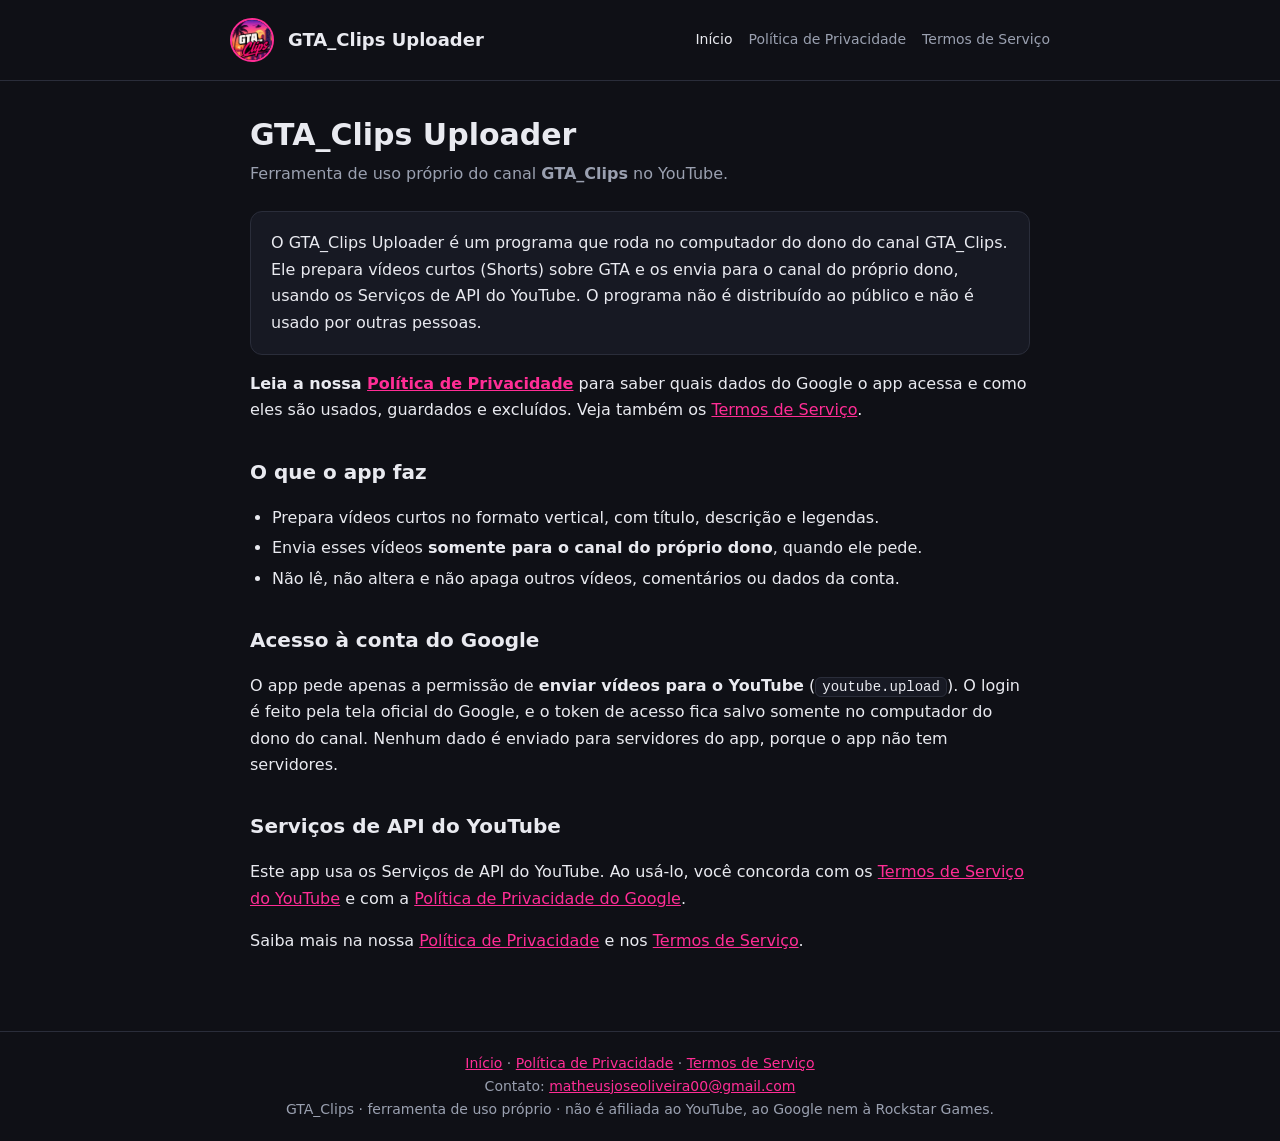
<file: index.html>
<!doctype html>
<html lang="pt-BR">
<head>
<meta charset="utf-8">
<meta name="viewport" content="width=device-width, initial-scale=1">
<title>GTA_Clips Uploader</title>
<meta name="description" content="Ferramenta de uso próprio do canal GTA_Clips para enviar Shorts ao YouTube.">
<link rel="icon" href="logo.png">
<link rel="stylesheet" href="estilo.css">
</head>
<body>
<header>
  <div class="barra">
    <img src="logo.png" alt="Logo do canal GTA_Clips">
    <span class="marca">GTA_Clips Uploader</span>
    <nav>
      <a href="index.html" class="atual">Início</a>
      <a href="privacidade.html">Política de Privacidade</a>
      <a href="termos.html">Termos de Serviço</a>
    </nav>
  </div>
</header>
<main>
  <h1>GTA_Clips Uploader</h1>
  <p class="sub">Ferramenta de uso próprio do canal <strong>GTA_Clips</strong> no YouTube.</p>

  <div class="cartao">
    <p style="margin:0">O GTA_Clips Uploader é um programa que roda no computador do dono do canal GTA_Clips.
    Ele prepara vídeos curtos (Shorts) sobre GTA e os envia para o canal do próprio dono,
    usando os Serviços de API do YouTube. O programa não é distribuído ao público e não é
    usado por outras pessoas.</p>
  </div>

  <p><strong>Leia a nossa <a href="privacidade.html">Política de Privacidade</a></strong> para saber quais
  dados do Google o app acessa e como eles são usados, guardados e excluídos. Veja também os
  <a href="termos.html">Termos de Serviço</a>.</p>

  <h2>O que o app faz</h2>
  <ul>
    <li>Prepara vídeos curtos no formato vertical, com título, descrição e legendas.</li>
    <li>Envia esses vídeos <strong>somente para o canal do próprio dono</strong>, quando ele pede.</li>
    <li>Não lê, não altera e não apaga outros vídeos, comentários ou dados da conta.</li>
  </ul>

  <h2>Acesso à conta do Google</h2>
  <p>O app pede apenas a permissão de <strong>enviar vídeos para o YouTube</strong>
  (<code>youtube.upload</code>). O login é feito pela tela oficial do Google, e o token de acesso fica
  salvo somente no computador do dono do canal. Nenhum dado é enviado para servidores do app,
  porque o app não tem servidores.</p>

  <h2>Serviços de API do YouTube</h2>
  <p>Este app usa os Serviços de API do YouTube. Ao usá-lo, você concorda com os
  <a href="https://www.youtube.com/t/terms" target="_blank" rel="noopener">Termos de Serviço do YouTube</a>
  e com a <a href="https://policies.google.com/privacy" target="_blank" rel="noopener">Política de Privacidade do Google</a>.</p>

  <p>Saiba mais na nossa <a href="privacidade.html">Política de Privacidade</a> e nos
  <a href="termos.html">Termos de Serviço</a>.</p>
</main>
<footer>
  <a href="index.html">Início</a> · <a href="privacidade.html">Política de Privacidade</a> · <a href="termos.html">Termos de Serviço</a><br>
  Contato: <a href="mailto:matheusjoseoliveira00@gmail.com">matheusjoseoliveira00@gmail.com</a><br>
  GTA_Clips · ferramenta de uso próprio · não é afiliada ao YouTube, ao Google nem à Rockstar Games.
</footer>
</body>
</html>
</file>
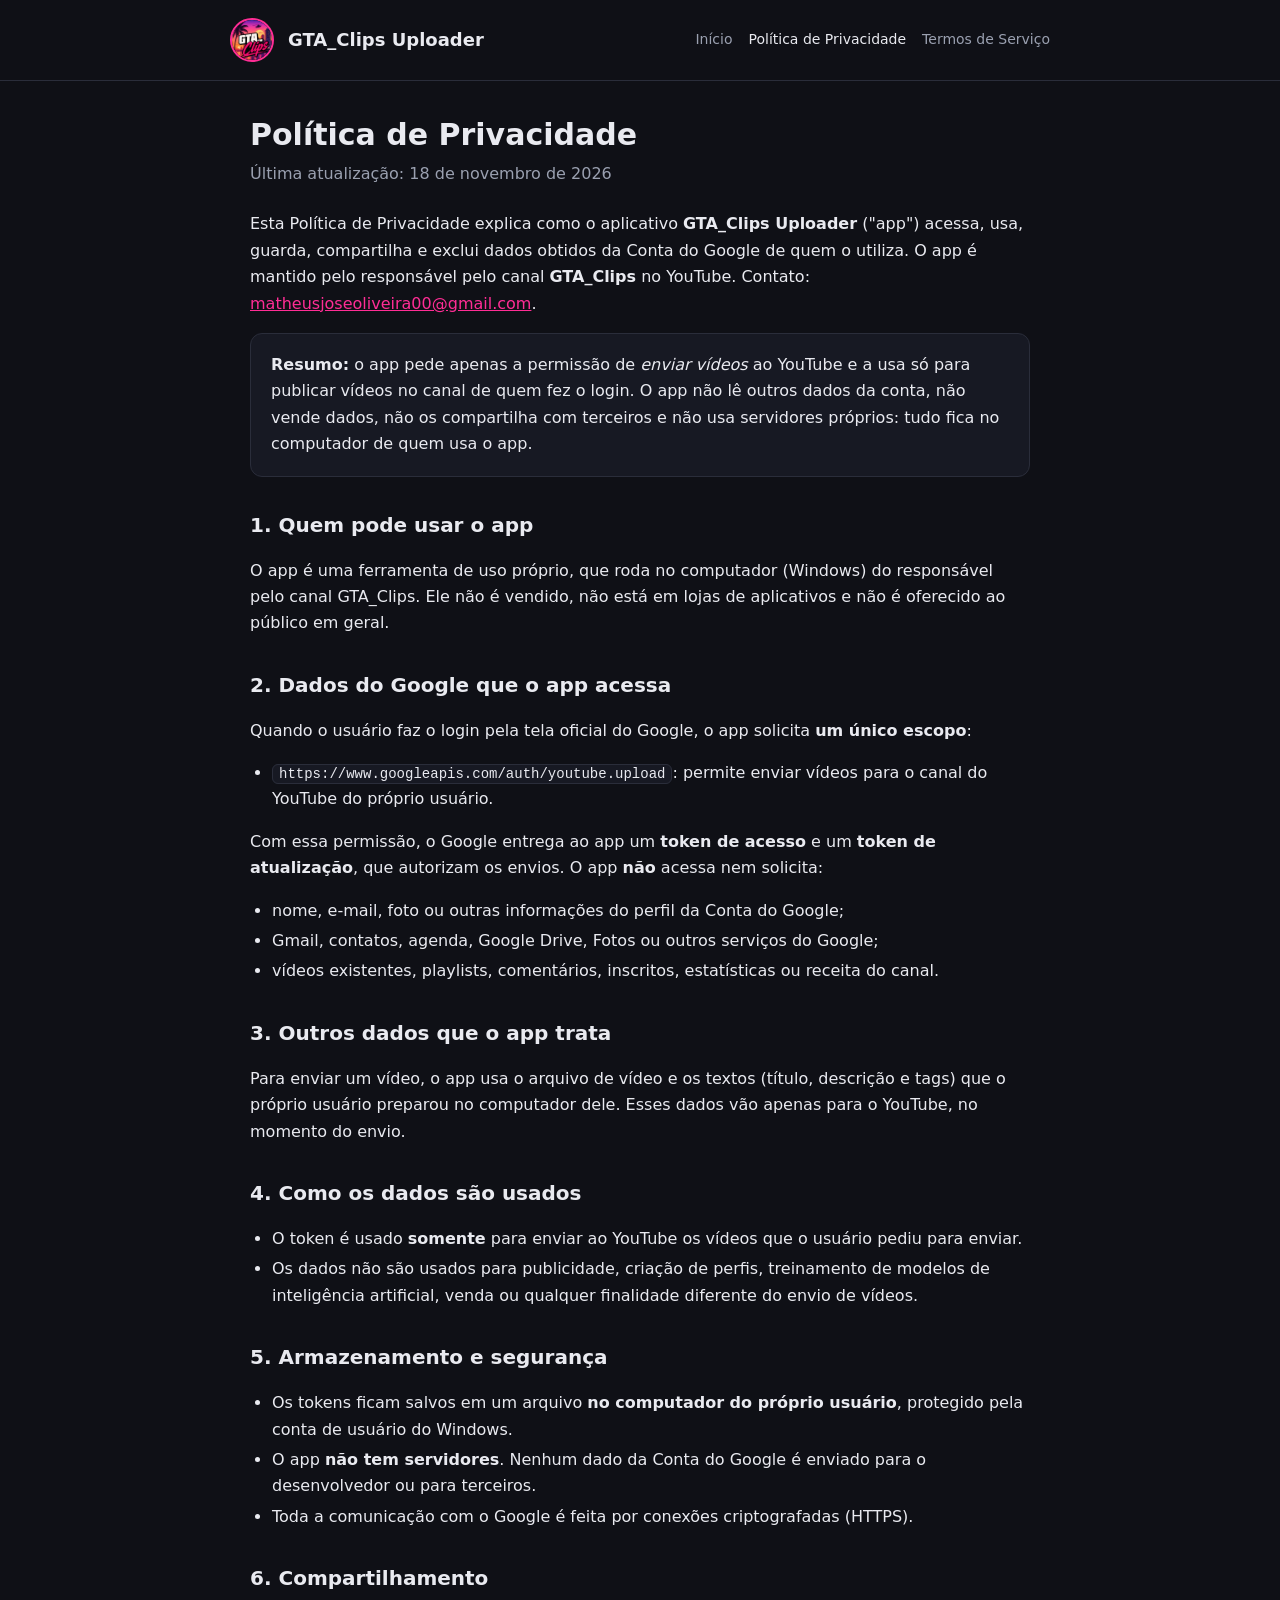
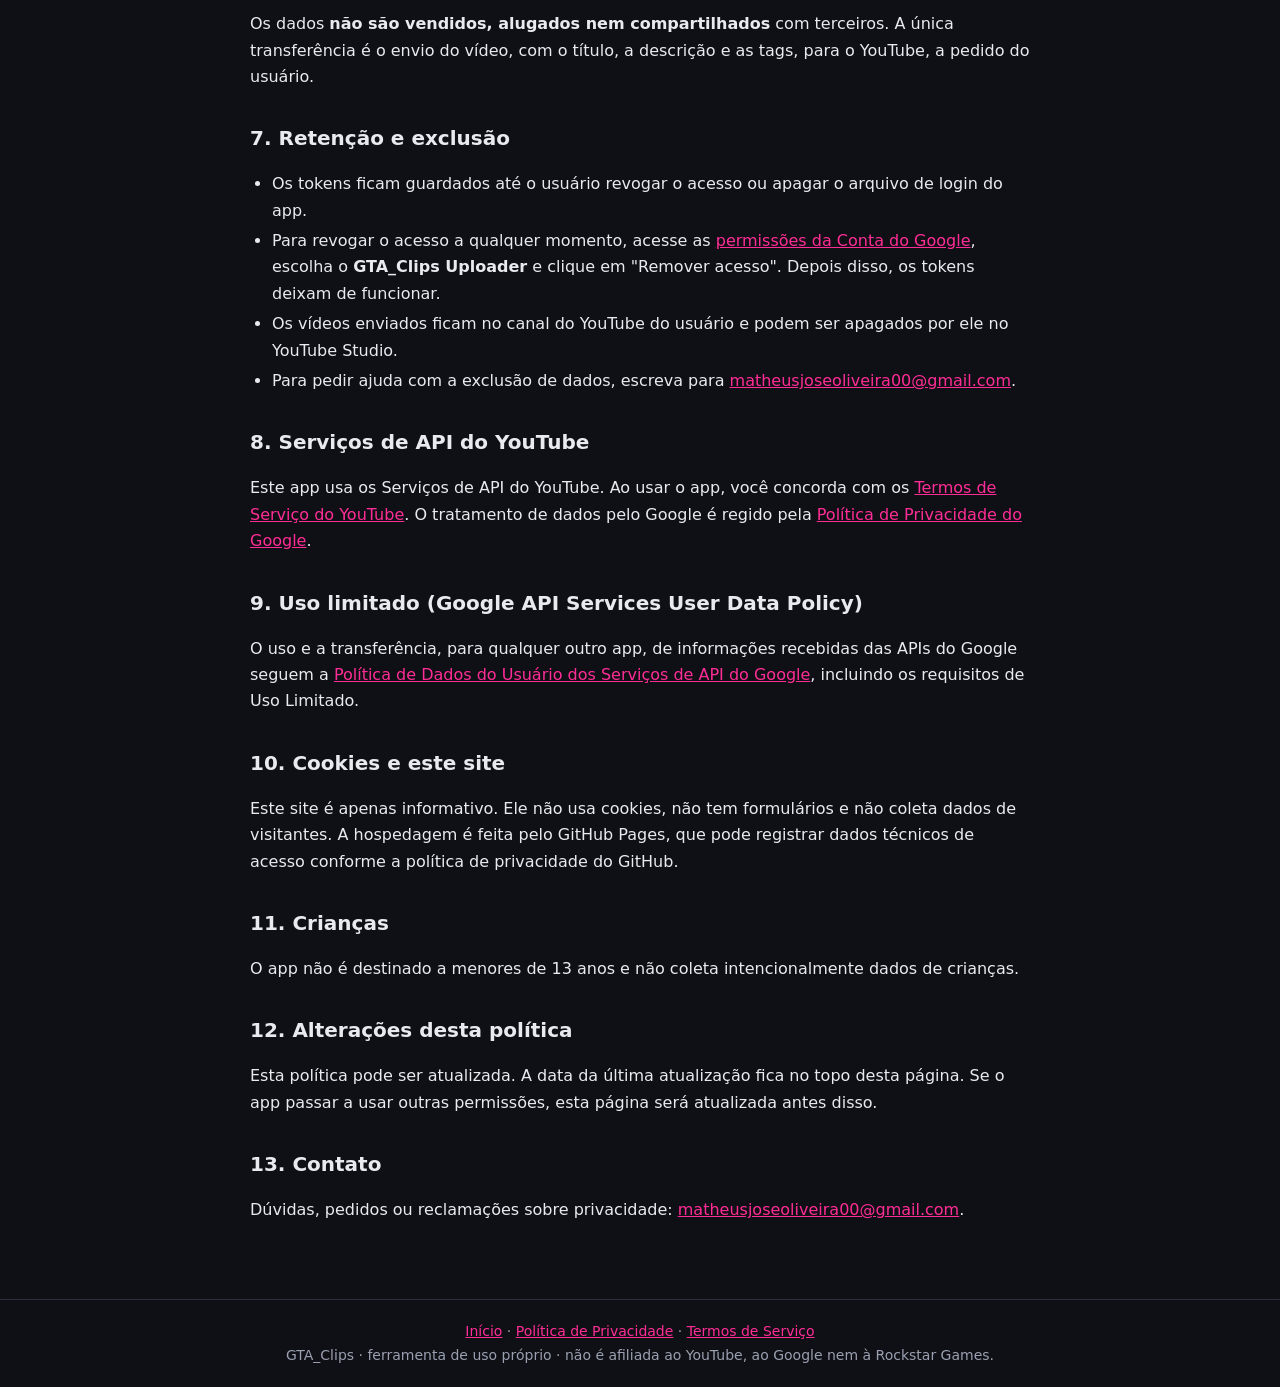
<file: privacidade.html>
<!doctype html>
<html lang="pt-BR">
<head>
<meta charset="utf-8">
<meta name="viewport" content="width=device-width, initial-scale=1">
<title>Política de Privacidade · GTA_Clips Uploader</title>
<meta name="description" content="Política de Privacidade do GTA_Clips Uploader: quais dados do Google são acessados, como são usados, guardados e excluídos.">
<link rel="icon" href="logo.png">
<link rel="stylesheet" href="estilo.css">
</head>
<body>
<header>
  <div class="barra">
    <img src="logo.png" alt="Logo do canal GTA_Clips">
    <span class="marca">GTA_Clips Uploader</span>
    <nav>
      <a href="index.html">Início</a>
      <a href="privacidade.html" class="atual">Política de Privacidade</a>
      <a href="termos.html">Termos de Serviço</a>
    </nav>
  </div>
</header>
<main>
  <h1>Política de Privacidade</h1>
  <p class="sub">Última atualização: 18 de novembro de 2026</p>

  <p>Esta Política de Privacidade explica como o aplicativo <strong>GTA_Clips Uploader</strong> ("app")
  acessa, usa, guarda, compartilha e exclui dados obtidos da Conta do Google de quem o utiliza.
  O app é mantido pelo responsável pelo canal <strong>GTA_Clips</strong> no YouTube. Contato:
  <a href="mailto:matheusjoseoliveira00@gmail.com">matheusjoseoliveira00@gmail.com</a>.</p>

  <div class="cartao">
    <p style="margin:0"><strong>Resumo:</strong> o app pede apenas a permissão de <em>enviar vídeos</em> ao
    YouTube e a usa só para publicar vídeos no canal de quem fez o login. O app não lê outros dados da
    conta, não vende dados, não os compartilha com terceiros e não usa servidores próprios: tudo fica
    no computador de quem usa o app.</p>
  </div>

  <h2>1. Quem pode usar o app</h2>
  <p>O app é uma ferramenta de uso próprio, que roda no computador (Windows) do responsável pelo canal
  GTA_Clips. Ele não é vendido, não está em lojas de aplicativos e não é oferecido ao público em geral.</p>

  <h2>2. Dados do Google que o app acessa</h2>
  <p>Quando o usuário faz o login pela tela oficial do Google, o app solicita <strong>um único escopo</strong>:</p>
  <ul>
    <li><code>https://www.googleapis.com/auth/youtube.upload</code>: permite enviar vídeos para o canal do
    YouTube do próprio usuário.</li>
  </ul>
  <p>Com essa permissão, o Google entrega ao app um <strong>token de acesso</strong> e um <strong>token de
  atualização</strong>, que autorizam os envios. O app <strong>não</strong> acessa nem solicita:</p>
  <ul>
    <li>nome, e-mail, foto ou outras informações do perfil da Conta do Google;</li>
    <li>Gmail, contatos, agenda, Google Drive, Fotos ou outros serviços do Google;</li>
    <li>vídeos existentes, playlists, comentários, inscritos, estatísticas ou receita do canal.</li>
  </ul>

  <h2>3. Outros dados que o app trata</h2>
  <p>Para enviar um vídeo, o app usa o arquivo de vídeo e os textos (título, descrição e tags) que
  o próprio usuário preparou no computador dele. Esses dados vão apenas para o YouTube, no momento do envio.</p>

  <h2>4. Como os dados são usados</h2>
  <ul>
    <li>O token é usado <strong>somente</strong> para enviar ao YouTube os vídeos que o usuário pediu para enviar.</li>
    <li>Os dados não são usados para publicidade, criação de perfis, treinamento de modelos de inteligência
    artificial, venda ou qualquer finalidade diferente do envio de vídeos.</li>
  </ul>

  <h2>5. Armazenamento e segurança</h2>
  <ul>
    <li>Os tokens ficam salvos em um arquivo <strong>no computador do próprio usuário</strong>, protegido pela
    conta de usuário do Windows.</li>
    <li>O app <strong>não tem servidores</strong>. Nenhum dado da Conta do Google é enviado para o
    desenvolvedor ou para terceiros.</li>
    <li>Toda a comunicação com o Google é feita por conexões criptografadas (HTTPS).</li>
  </ul>

  <h2>6. Compartilhamento</h2>
  <p>Os dados <strong>não são vendidos, alugados nem compartilhados</strong> com terceiros. A única
  transferência é o envio do vídeo, com o título, a descrição e as tags, para o YouTube, a pedido do usuário.</p>

  <h2>7. Retenção e exclusão</h2>
  <ul>
    <li>Os tokens ficam guardados até o usuário revogar o acesso ou apagar o arquivo de login do app.</li>
    <li>Para revogar o acesso a qualquer momento, acesse as
    <a href="https://myaccount.google.com/permissions" target="_blank" rel="noopener">permissões da Conta do Google</a>,
    escolha o <strong>GTA_Clips Uploader</strong> e clique em "Remover acesso". Depois disso, os tokens deixam de funcionar.</li>
    <li>Os vídeos enviados ficam no canal do YouTube do usuário e podem ser apagados por ele no YouTube Studio.</li>
    <li>Para pedir ajuda com a exclusão de dados, escreva para
    <a href="mailto:matheusjoseoliveira00@gmail.com">matheusjoseoliveira00@gmail.com</a>.</li>
  </ul>

  <h2>8. Serviços de API do YouTube</h2>
  <p>Este app usa os Serviços de API do YouTube. Ao usar o app, você concorda com os
  <a href="https://www.youtube.com/t/terms" target="_blank" rel="noopener">Termos de Serviço do YouTube</a>.
  O tratamento de dados pelo Google é regido pela
  <a href="https://policies.google.com/privacy" target="_blank" rel="noopener">Política de Privacidade do Google</a>.</p>

  <h2>9. Uso limitado (Google API Services User Data Policy)</h2>
  <p>O uso e a transferência, para qualquer outro app, de informações recebidas das APIs do Google seguem a
  <a href="https://developers.google.com/terms/api-services-user-data-policy" target="_blank" rel="noopener">Política de Dados do Usuário dos Serviços de API do Google</a>,
  incluindo os requisitos de Uso Limitado.</p>

  <h2>10. Cookies e este site</h2>
  <p>Este site é apenas informativo. Ele não usa cookies, não tem formulários e não coleta dados de
  visitantes. A hospedagem é feita pelo GitHub Pages, que pode registrar dados técnicos de acesso
  conforme a política de privacidade do GitHub.</p>

  <h2>11. Crianças</h2>
  <p>O app não é destinado a menores de 13 anos e não coleta intencionalmente dados de crianças.</p>

  <h2>12. Alterações desta política</h2>
  <p>Esta política pode ser atualizada. A data da última atualização fica no topo desta página. Se o app
  passar a usar outras permissões, esta página será atualizada antes disso.</p>

  <h2>13. Contato</h2>
  <p>Dúvidas, pedidos ou reclamações sobre privacidade:
  <a href="mailto:matheusjoseoliveira00@gmail.com">matheusjoseoliveira00@gmail.com</a>.</p>
</main>
<footer>
  <a href="index.html">Início</a> · <a href="privacidade.html">Política de Privacidade</a> · <a href="termos.html">Termos de Serviço</a><br>
  GTA_Clips · ferramenta de uso próprio · não é afiliada ao YouTube, ao Google nem à Rockstar Games.
</footer>
</body>
</html>
</file>
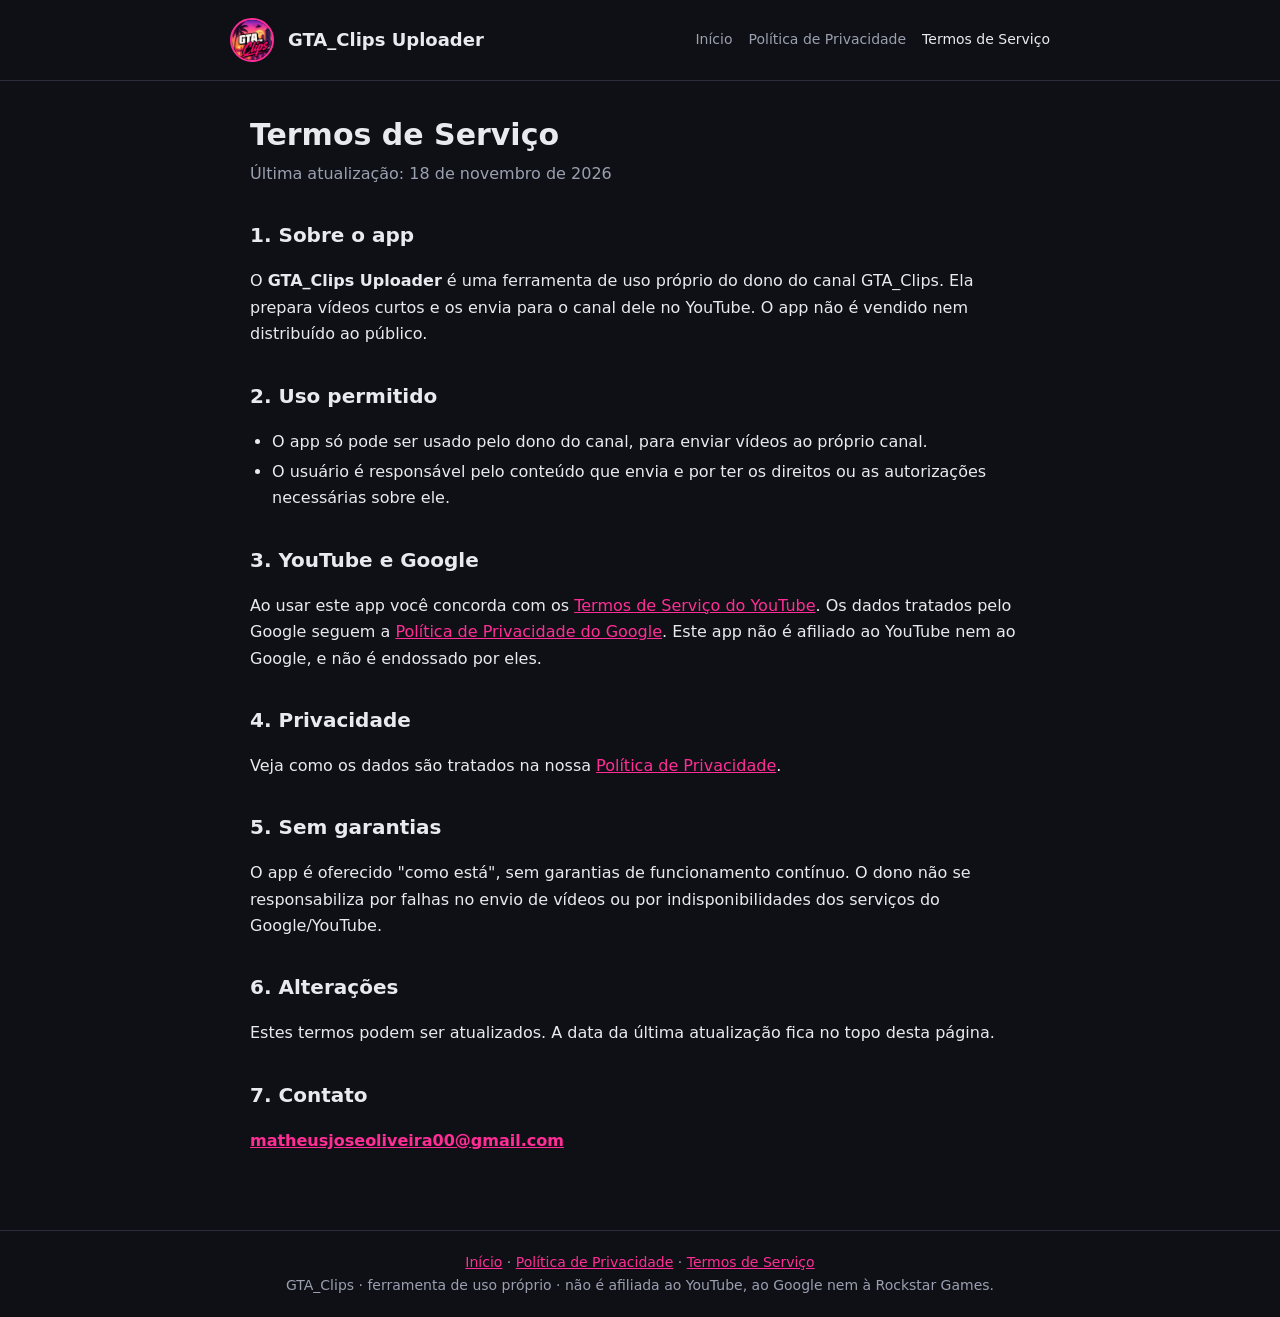
<file: termos.html>
<!doctype html>
<html lang="pt-BR">
<head>
<meta charset="utf-8">
<meta name="viewport" content="width=device-width, initial-scale=1">
<title>Termos de Serviço · GTA_Clips Uploader</title>
<link rel="icon" href="logo.png">
<link rel="stylesheet" href="estilo.css">
</head>
<body>
<header>
  <div class="barra">
    <img src="logo.png" alt="Logo do canal GTA_Clips">
    <span class="marca">GTA_Clips Uploader</span>
    <nav>
      <a href="index.html">Início</a>
      <a href="privacidade.html">Política de Privacidade</a>
      <a href="termos.html" class="atual">Termos de Serviço</a>
    </nav>
  </div>
</header>
<main>
  <h1>Termos de Serviço</h1>
  <p class="sub">Última atualização: 18 de novembro de 2026</p>

  <h2>1. Sobre o app</h2>
  <p>O <strong>GTA_Clips Uploader</strong> é uma ferramenta de uso próprio do dono do canal GTA_Clips. Ela
  prepara vídeos curtos e os envia para o canal dele no YouTube. O app não é vendido nem distribuído ao público.</p>

  <h2>2. Uso permitido</h2>
  <ul>
    <li>O app só pode ser usado pelo dono do canal, para enviar vídeos ao próprio canal.</li>
    <li>O usuário é responsável pelo conteúdo que envia e por ter os direitos ou as autorizações necessárias sobre ele.</li>
  </ul>

  <h2>3. YouTube e Google</h2>
  <p>Ao usar este app você concorda com os
  <a href="https://www.youtube.com/t/terms" target="_blank" rel="noopener">Termos de Serviço do YouTube</a>.
  Os dados tratados pelo Google seguem a
  <a href="https://policies.google.com/privacy" target="_blank" rel="noopener">Política de Privacidade do Google</a>.
  Este app não é afiliado ao YouTube nem ao Google, e não é endossado por eles.</p>

  <h2>4. Privacidade</h2>
  <p>Veja como os dados são tratados na nossa <a href="privacidade.html">Política de Privacidade</a>.</p>

  <h2>5. Sem garantias</h2>
  <p>O app é oferecido "como está", sem garantias de funcionamento contínuo. O dono não se responsabiliza por
  falhas no envio de vídeos ou por indisponibilidades dos serviços do Google/YouTube.</p>

  <h2>6. Alterações</h2>
  <p>Estes termos podem ser atualizados. A data da última atualização fica no topo desta página.</p>

  <h2>7. Contato</h2>
  <p><strong><a href="mailto:matheusjoseoliveira00@gmail.com">matheusjoseoliveira00@gmail.com</a></strong></p>
</main>
<footer>
  <a href="index.html">Início</a> · <a href="privacidade.html">Política de Privacidade</a> · <a href="termos.html">Termos de Serviço</a><br>
  GTA_Clips · ferramenta de uso próprio · não é afiliada ao YouTube, ao Google nem à Rockstar Games.
</footer>
</body>
</html>
</file>
<file: estilo.css>
:root {
  --bg: #0f1016; --card: #171923; --linha: #2a2d3a; --texto: #e9eaf0; --fraco: #9aa0b0;
  --rosa: #ff2d95; --roxo: #8a3ffc;
}
* { box-sizing: border-box; }
body {
  margin: 0; background: var(--bg); color: var(--texto);
  font: 16px/1.65 system-ui, "Segoe UI", Roboto, sans-serif;
}
a { color: var(--rosa); }
header {
  border-bottom: 1px solid var(--linha); padding: 18px 20px;
}
header .barra { max-width: 820px; margin: 0 auto; display: flex; align-items: center; gap: 14px; flex-wrap: wrap; }
header img { width: 44px; height: 44px; border-radius: 50%; border: 2px solid var(--rosa); }
header .marca { font-weight: 700; font-size: 18px; }
header nav { margin-left: auto; display: flex; gap: 16px; font-size: 14px; }
header nav a { color: var(--fraco); text-decoration: none; }
header nav a:hover, header nav a.atual { color: var(--texto); }
main { max-width: 820px; margin: 0 auto; padding: 36px 20px 60px; }
h1 { font-size: 30px; line-height: 1.2; margin: 0 0 8px; }
h2 { font-size: 20px; margin: 32px 0 8px; }
.sub { color: var(--fraco); margin: 0 0 24px; }
.cartao { background: var(--card); border: 1px solid var(--linha); border-radius: 12px; padding: 18px 20px; margin: 16px 0; }
ul { padding-left: 22px; }
li { margin: 4px 0; }
code { background: var(--card); border: 1px solid var(--linha); border-radius: 6px; padding: 1px 6px; font-size: 14px; }
footer { border-top: 1px solid var(--linha); color: var(--fraco); font-size: 14px; padding: 20px; text-align: center; }
@media (max-width: 560px) { header nav { margin-left: 0; width: 100%; } h1 { font-size: 25px; } }
</file>
